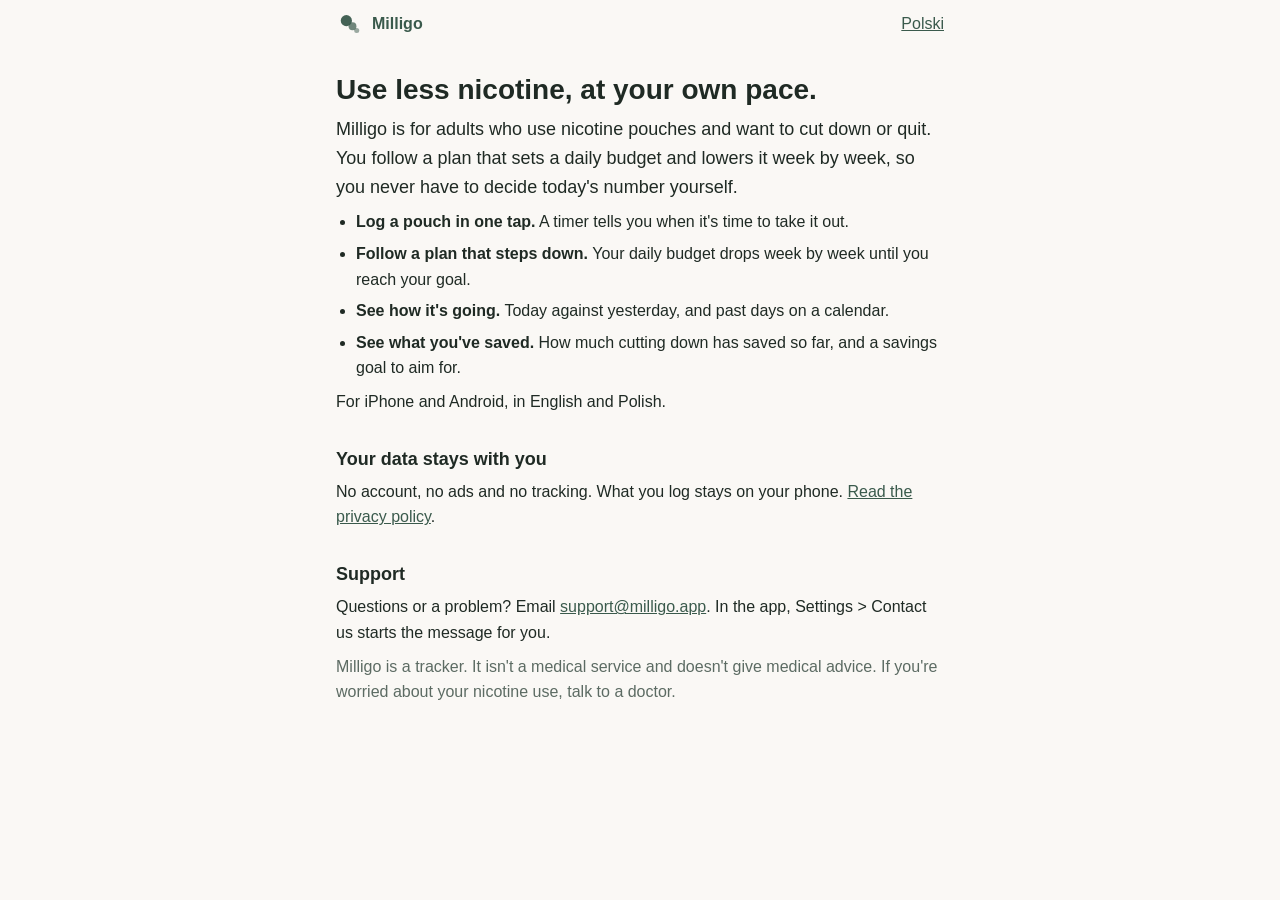
<file: index.html>
<!doctype html>
<html lang="en">
<head>
  <meta charset="utf-8">
  <meta name="viewport" content="width=device-width, initial-scale=1">
  <meta http-equiv="Content-Security-Policy" content="default-src 'none'; style-src 'self'; img-src data:; base-uri 'none'; form-action 'none'">
  <title>Milligo</title>
  <meta name="description" content="Use less nicotine, at your own pace. Milligo is a private step-down tracker for nicotine pouches.">
  <link rel="alternate" hreflang="en" href="https://milligo.app/">
  <link rel="alternate" hreflang="pl" href="https://milligo.app/pl/">
  <link rel="icon" href="data:image/svg+xml,%3Csvg xmlns='http://www.w3.org/2000/svg' viewBox='0 0 100 100'%3E%3Ccircle cx='37' cy='38' r='20' fill='%233A5A4C' fill-opacity='.95'/%3E%3Ccircle cx='59' cy='58' r='14' fill='%233A5A4C' fill-opacity='.72'/%3E%3Ccircle cx='74' cy='73' r='9' fill='%233A5A4C' fill-opacity='.5'/%3E%3C/svg%3E">
  <link rel="stylesheet" href="style.css">
</head>
<body>
  <header>
    <a class="brand" href="./">
      <svg viewBox="0 0 100 100" aria-hidden="true"><circle cx="37" cy="38" r="20" fill="currentColor" fill-opacity=".95"/><circle cx="59" cy="58" r="14" fill="currentColor" fill-opacity=".72"/><circle cx="74" cy="73" r="9" fill="currentColor" fill-opacity=".5"/></svg>
      Milligo
    </a>
    <a class="lang" href="pl/" hreflang="pl" lang="pl">Polski</a>
  </header>

  <main>
    <article>
      <h1>Use less nicotine, at your own pace.</h1>
      <p class="lead">Milligo is for adults who use nicotine pouches and want to cut down or quit. You follow a plan that sets a daily budget and lowers it week by week, so you never have to decide today's number yourself.</p>
      <ul>
        <li><strong>Log a pouch in one tap.</strong> A timer tells you when it's time to take it out.</li>
        <li><strong>Follow a plan that steps down.</strong> Your daily budget drops week by week until you reach your goal.</li>
        <li><strong>See how it's going.</strong> Today against yesterday, and past days on a calendar.</li>
        <li><strong>See what you've saved.</strong> How much cutting down has saved so far, and a savings goal to aim for.</li>
      </ul>
      <p>For iPhone and Android, in English and Polish.</p>

      <h2>Your data stays with you</h2>
      <p>No account, no ads and no tracking. What you log stays on your phone. <a href="privacy/">Read the privacy policy</a>.</p>

      <h2>Support</h2>
      <p>Questions or a problem? Email <a href="mailto:support@milligo.app">support@milligo.app</a>. In the app, Settings &gt; Contact us starts the message for you.</p>

      <p class="note">Milligo is a tracker. It isn't a medical service and doesn't give medical advice. If you're worried about your nicotine use, talk to a doctor.</p>
    </article>
  </main>
</body>
</html>
</file>
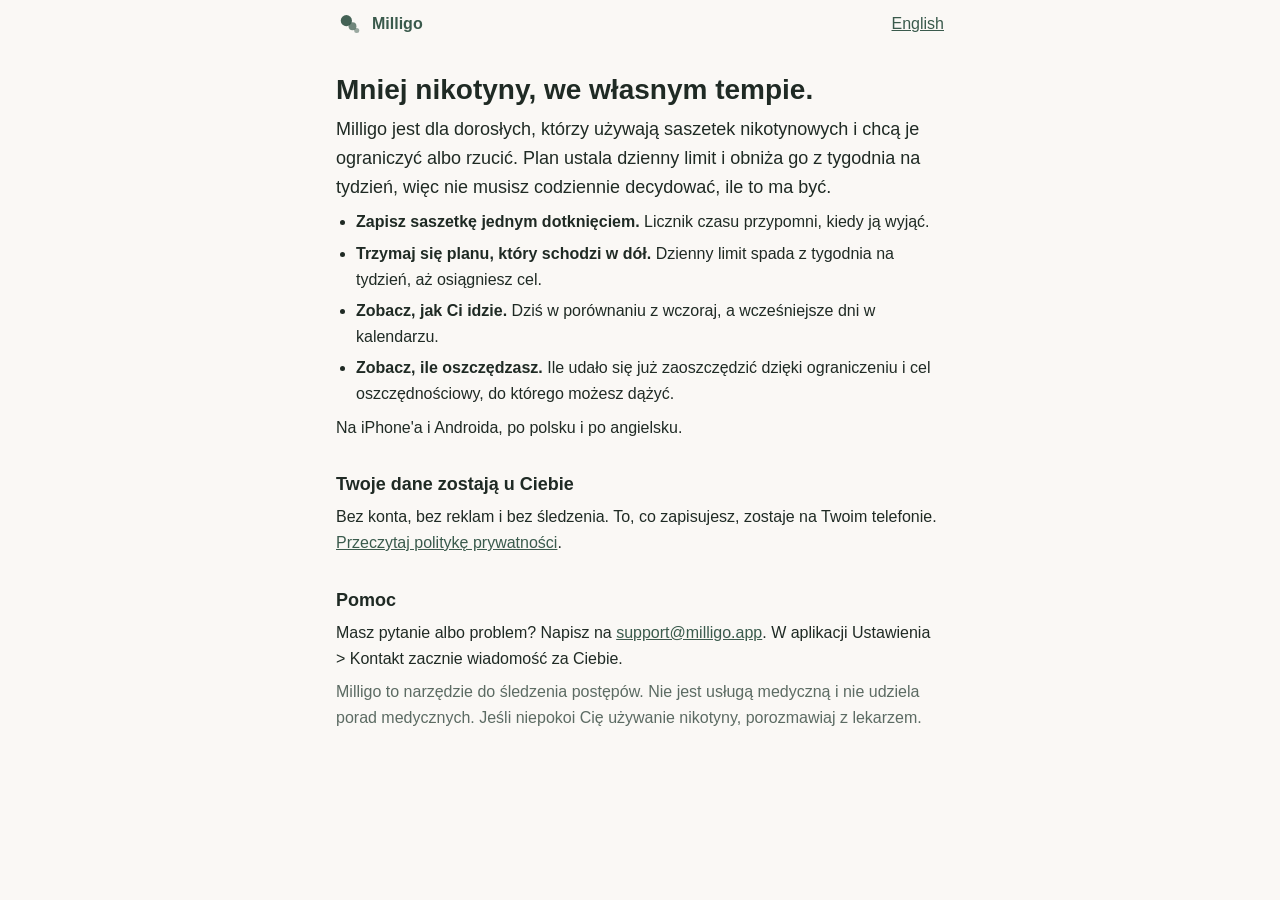
<file: pl/index.html>
<!doctype html>
<html lang="pl">
<head>
  <meta charset="utf-8">
  <meta name="viewport" content="width=device-width, initial-scale=1">
  <meta http-equiv="Content-Security-Policy" content="default-src 'none'; style-src 'self'; img-src data:; base-uri 'none'; form-action 'none'">
  <title>Milligo</title>
  <meta name="description" content="Mniej nikotyny, we własnym tempie. Milligo jest dla dorosłych, którzy używają saszetek nikotynowych i chcą je ograniczyć albo rzucić.">
  <link rel="alternate" hreflang="en" href="https://milligo.app/">
  <link rel="alternate" hreflang="pl" href="https://milligo.app/pl/">
  <link rel="icon" href="data:image/svg+xml,%3Csvg xmlns='http://www.w3.org/2000/svg' viewBox='0 0 100 100'%3E%3Ccircle cx='37' cy='38' r='20' fill='%233A5A4C' fill-opacity='.95'/%3E%3Ccircle cx='59' cy='58' r='14' fill='%233A5A4C' fill-opacity='.72'/%3E%3Ccircle cx='74' cy='73' r='9' fill='%233A5A4C' fill-opacity='.5'/%3E%3C/svg%3E">
  <link rel="stylesheet" href="../style.css">
</head>
<body>
  <header>
    <a class="brand" href="./">
      <svg viewBox="0 0 100 100" aria-hidden="true"><circle cx="37" cy="38" r="20" fill="currentColor" fill-opacity=".95"/><circle cx="59" cy="58" r="14" fill="currentColor" fill-opacity=".72"/><circle cx="74" cy="73" r="9" fill="currentColor" fill-opacity=".5"/></svg>
      Milligo
    </a>
    <a class="lang" href="../" hreflang="en" lang="en">English</a>
  </header>

  <main>
    <article>
      <h1>Mniej nikotyny, we własnym tempie.</h1>
      <p class="lead">Milligo jest dla dorosłych, którzy używają saszetek nikotynowych i chcą je ograniczyć albo rzucić. Plan ustala dzienny limit i obniża go z tygodnia na tydzień, więc nie musisz codziennie decydować, ile to ma być.</p>
      <ul>
        <li><strong>Zapisz saszetkę jednym dotknięciem.</strong> Licznik czasu przypomni, kiedy ją wyjąć.</li>
        <li><strong>Trzymaj się planu, który schodzi w dół.</strong> Dzienny limit spada z tygodnia na tydzień, aż osiągniesz cel.</li>
        <li><strong>Zobacz, jak Ci idzie.</strong> Dziś w porównaniu z wczoraj, a wcześniejsze dni w kalendarzu.</li>
        <li><strong>Zobacz, ile oszczędzasz.</strong> Ile udało się już zaoszczędzić dzięki ograniczeniu i cel oszczędnościowy, do którego możesz dążyć.</li>
      </ul>
      <p>Na iPhone'a i Androida, po polsku i po angielsku.</p>

      <h2>Twoje dane zostają u Ciebie</h2>
      <p>Bez konta, bez reklam i bez śledzenia. To, co zapisujesz, zostaje na Twoim telefonie. <a href="privacy/">Przeczytaj politykę prywatności</a>.</p>

      <h2>Pomoc</h2>
      <p>Masz pytanie albo problem? Napisz na <a href="mailto:support@milligo.app">support@milligo.app</a>. W aplikacji Ustawienia &gt; Kontakt zacznie wiadomość za Ciebie.</p>

      <p class="note">Milligo to narzędzie do śledzenia postępów. Nie jest usługą medyczną i nie udziela porad medycznych. Jeśli niepokoi Cię używanie nikotyny, porozmawiaj z lekarzem.</p>
    </article>
  </main>
</body>
</html>
</file>
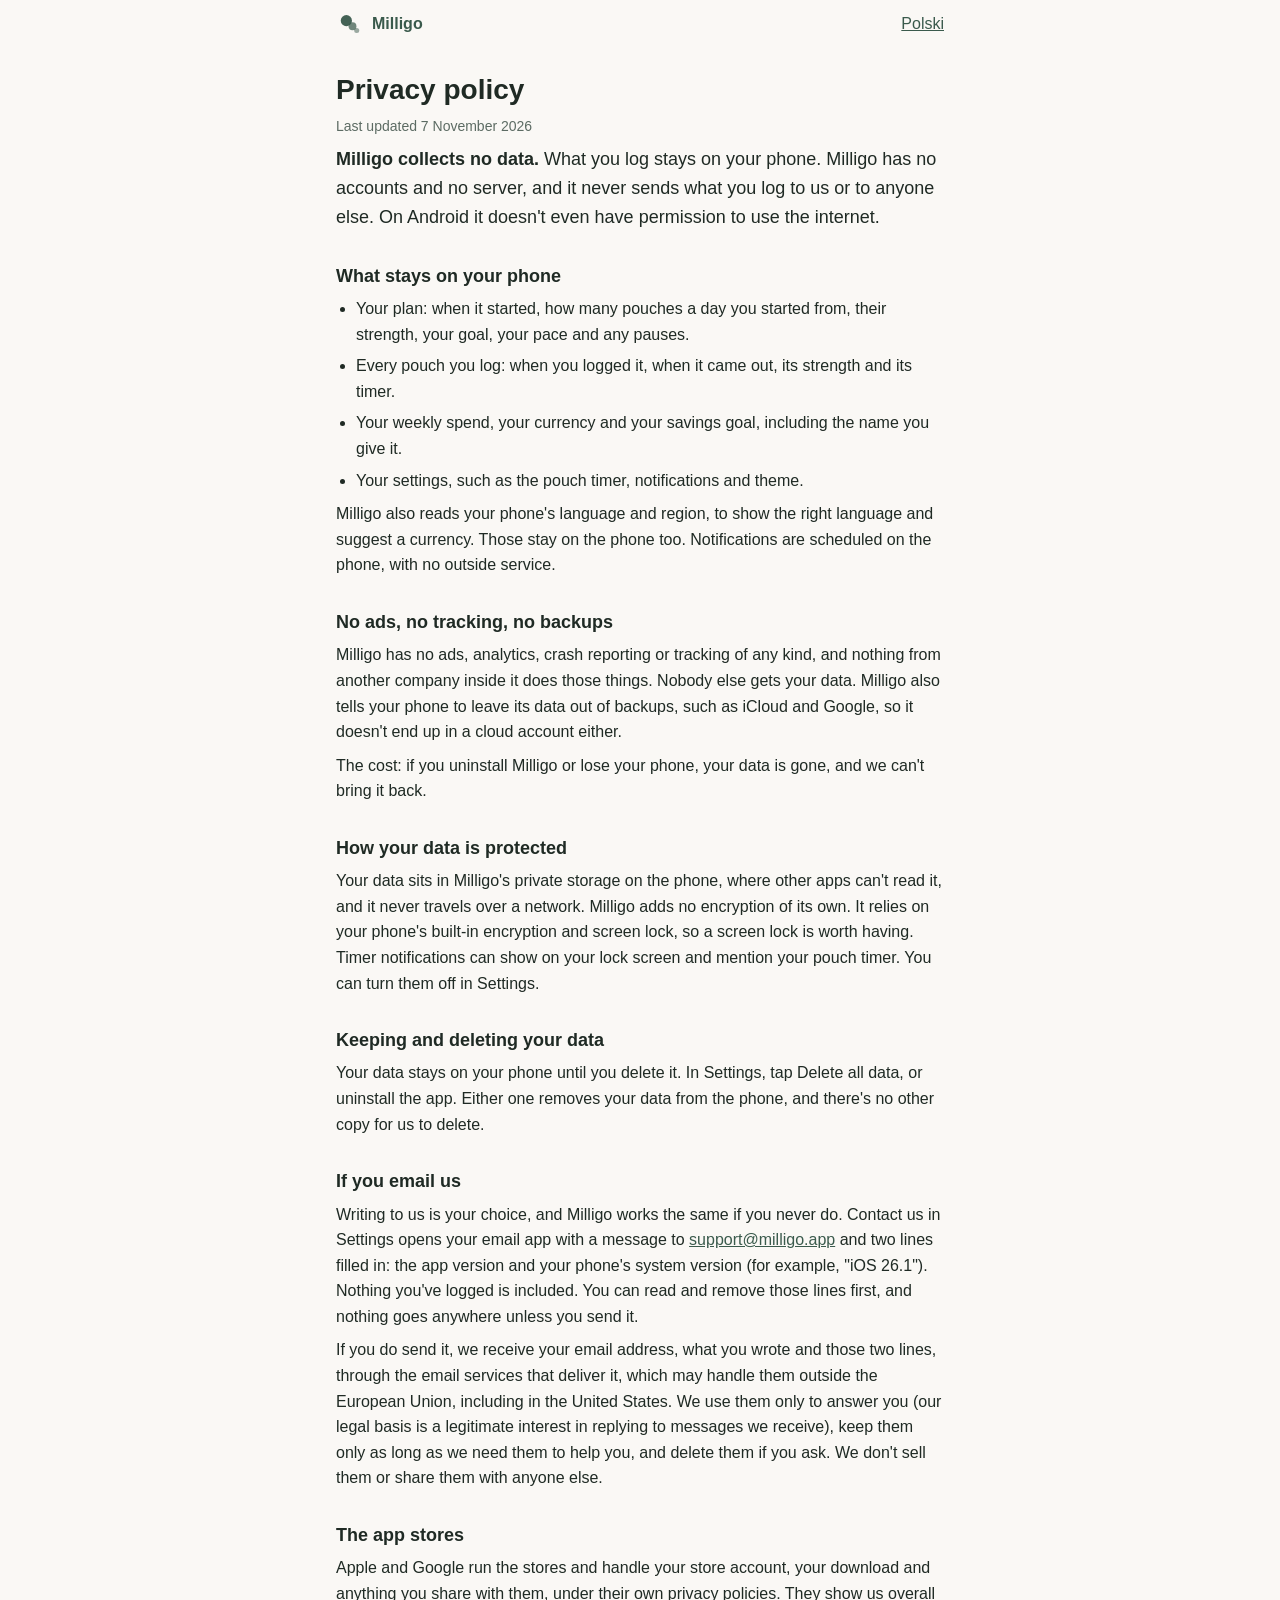
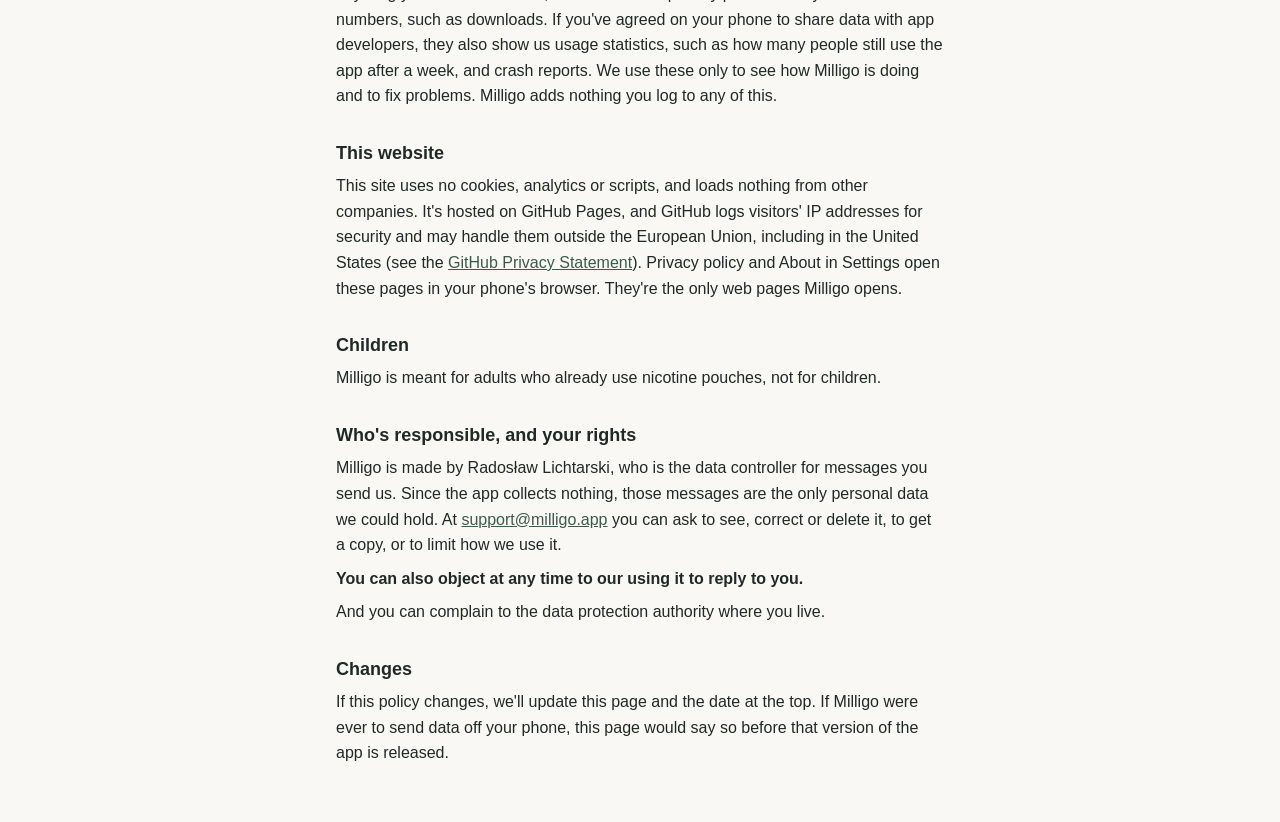
<file: privacy/index.html>
<!doctype html>
<html lang="en">
<head>
  <meta charset="utf-8">
  <meta name="viewport" content="width=device-width, initial-scale=1">
  <meta http-equiv="Content-Security-Policy" content="default-src 'none'; style-src 'self'; img-src data:; base-uri 'none'; form-action 'none'">
  <title>Privacy policy · Milligo</title>
  <meta name="description" content="Milligo collects no data. What you log stays on your phone.">
  <link rel="alternate" hreflang="en" href="https://milligo.app/privacy/">
  <link rel="alternate" hreflang="pl" href="https://milligo.app/pl/privacy/">
  <link rel="icon" href="data:image/svg+xml,%3Csvg xmlns='http://www.w3.org/2000/svg' viewBox='0 0 100 100'%3E%3Ccircle cx='37' cy='38' r='20' fill='%233A5A4C' fill-opacity='.95'/%3E%3Ccircle cx='59' cy='58' r='14' fill='%233A5A4C' fill-opacity='.72'/%3E%3Ccircle cx='74' cy='73' r='9' fill='%233A5A4C' fill-opacity='.5'/%3E%3C/svg%3E">
  <link rel="stylesheet" href="../style.css">
</head>
<body>
  <header>
    <a class="brand" href="../">
      <svg viewBox="0 0 100 100" aria-hidden="true"><circle cx="37" cy="38" r="20" fill="currentColor" fill-opacity=".95"/><circle cx="59" cy="58" r="14" fill="currentColor" fill-opacity=".72"/><circle cx="74" cy="73" r="9" fill="currentColor" fill-opacity=".5"/></svg>
      Milligo
    </a>
    <a class="lang" href="../pl/privacy/" hreflang="pl" lang="pl">Polski</a>
  </header>

  <main>
    <article>
      <h1>Privacy policy</h1>
      <p class="meta">Last updated 7 November 2026</p>
      <p class="lead"><strong>Milligo collects no data.</strong> What you log stays on your phone. Milligo has no accounts and no server, and it never sends what you log to us or to anyone else. On Android it doesn't even have permission to use the internet.</p>

      <h2>What stays on your phone</h2>
      <ul>
        <li>Your plan: when it started, how many pouches a day you started from, their strength, your goal, your pace and any pauses.</li>
        <li>Every pouch you log: when you logged it, when it came out, its strength and its timer.</li>
        <li>Your weekly spend, your currency and your savings goal, including the name you give it.</li>
        <li>Your settings, such as the pouch timer, notifications and theme.</li>
      </ul>
      <p>Milligo also reads your phone's language and region, to show the right language and suggest a currency. Those stay on the phone too. Notifications are scheduled on the phone, with no outside service.</p>

      <h2>No ads, no tracking, no backups</h2>
      <p>Milligo has no ads, analytics, crash reporting or tracking of any kind, and nothing from another company inside it does those things. Nobody else gets your data. Milligo also tells your phone to leave its data out of backups, such as iCloud and Google, so it doesn't end up in a cloud account either.</p>
      <p>The cost: if you uninstall Milligo or lose your phone, your data is gone, and we can't bring it back.</p>

      <h2>How your data is protected</h2>
      <p>Your data sits in Milligo's private storage on the phone, where other apps can't read it, and it never travels over a network. Milligo adds no encryption of its own. It relies on your phone's built-in encryption and screen lock, so a screen lock is worth having. Timer notifications can show on your lock screen and mention your pouch timer. You can turn them off in Settings.</p>

      <h2>Keeping and deleting your data</h2>
      <p>Your data stays on your phone until you delete it. In Settings, tap Delete all data, or uninstall the app. Either one removes your data from the phone, and there's no other copy for us to delete.</p>

      <h2>If you email us</h2>
      <p>Writing to us is your choice, and Milligo works the same if you never do. Contact us in Settings opens your email app with a message to <a href="mailto:support@milligo.app">support@milligo.app</a> and two lines filled in: the app version and your phone's system version (for example, "iOS 26.1"). Nothing you've logged is included. You can read and remove those lines first, and nothing goes anywhere unless you send it.</p>
      <p>If you do send it, we receive your email address, what you wrote and those two lines, through the email services that deliver it, which may handle them outside the European Union, including in the United States. We use them only to answer you (our legal basis is a legitimate interest in replying to messages we receive), keep them only as long as we need them to help you, and delete them if you ask. We don't sell them or share them with anyone else.</p>

      <h2>The app stores</h2>
      <p>Apple and Google run the stores and handle your store account, your download and anything you share with them, under their own privacy policies. They show us overall numbers, such as downloads. If you've agreed on your phone to share data with app developers, they also show us usage statistics, such as how many people still use the app after a week, and crash reports. We use these only to see how Milligo is doing and to fix problems. Milligo adds nothing you log to any of this.</p>

      <h2>This website</h2>
      <p>This site uses no cookies, analytics or scripts, and loads nothing from other companies. It's hosted on GitHub Pages, and GitHub logs visitors' IP addresses for security and may handle them outside the European Union, including in the United States (see the <a href="https://docs.github.com/en/site-policy/privacy-policies/github-general-privacy-statement">GitHub Privacy Statement</a>). Privacy policy and About in Settings open these pages in your phone's browser. They're the only web pages Milligo opens.</p>

      <h2>Children</h2>
      <p>Milligo is meant for adults who already use nicotine pouches, not for children.</p>

      <h2>Who's responsible, and your rights</h2>
      <p>Milligo is made by Radosław Lichtarski, who is the data controller for messages you send us. Since the app collects nothing, those messages are the only personal data we could hold. At <a href="mailto:support@milligo.app">support@milligo.app</a> you can ask to see, correct or delete it, to get a copy, or to limit how we use it.</p>
      <p><strong>You can also object at any time to our using it to reply to you.</strong></p>
      <p>And you can complain to the data protection authority where you live.</p>

      <h2>Changes</h2>
      <p>If this policy changes, we'll update this page and the date at the top. If Milligo were ever to send data off your phone, this page would say so before that version of the app is released.</p>
    </article>
  </main>
</body>
</html>
</file>
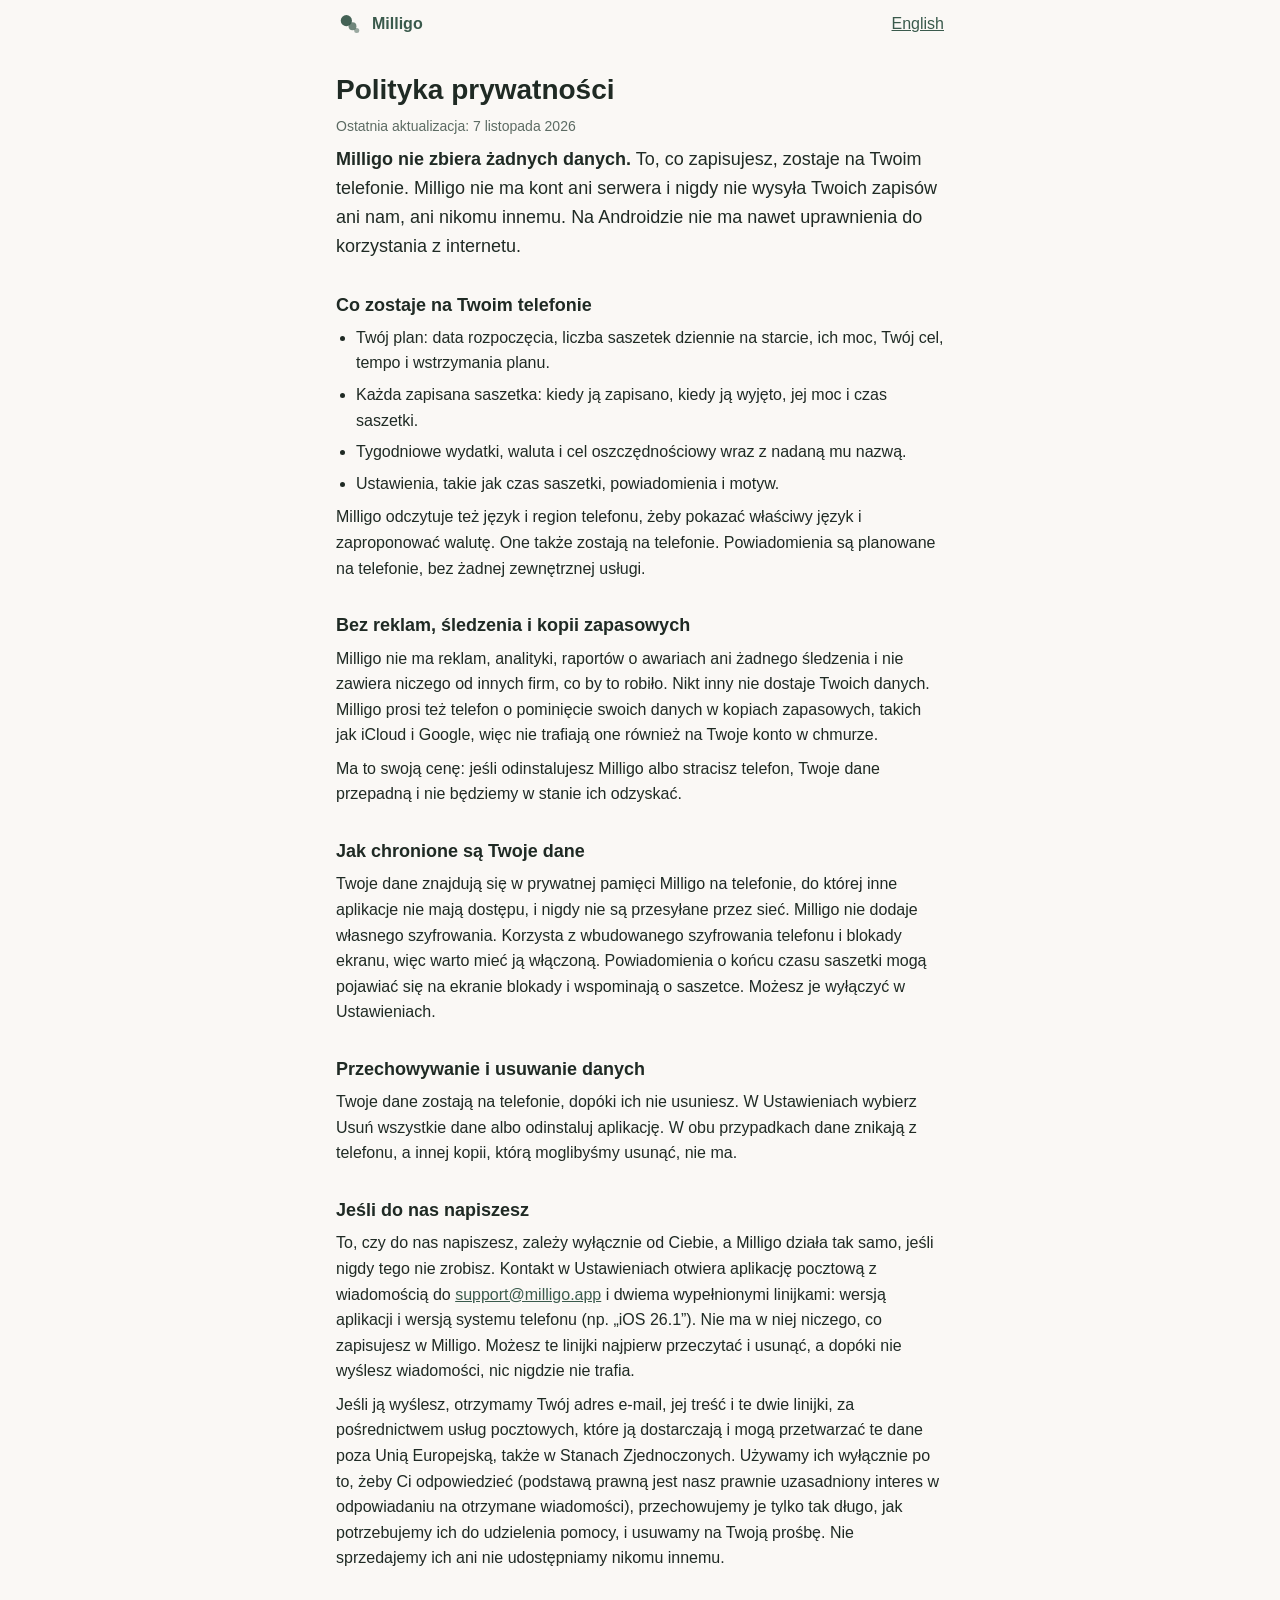
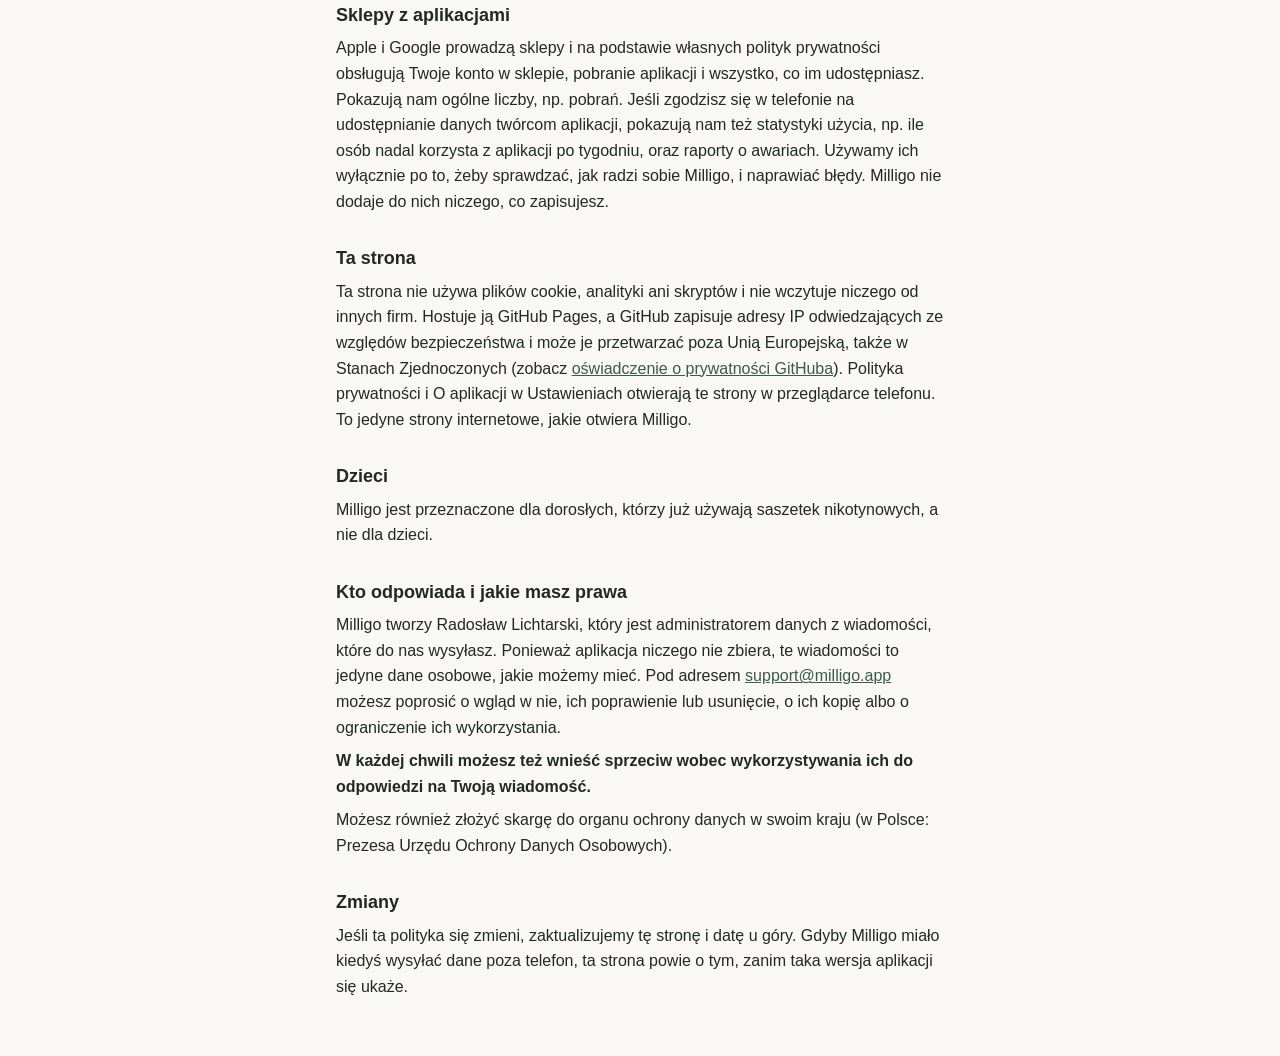
<file: pl/privacy/index.html>
<!doctype html>
<html lang="pl">
<head>
  <meta charset="utf-8">
  <meta name="viewport" content="width=device-width, initial-scale=1">
  <meta http-equiv="Content-Security-Policy" content="default-src 'none'; style-src 'self'; img-src data:; base-uri 'none'; form-action 'none'">
  <title>Polityka prywatności · Milligo</title>
  <meta name="description" content="Milligo nie zbiera żadnych danych. To, co zapisujesz, zostaje na Twoim telefonie.">
  <link rel="alternate" hreflang="en" href="https://milligo.app/privacy/">
  <link rel="alternate" hreflang="pl" href="https://milligo.app/pl/privacy/">
  <link rel="icon" href="data:image/svg+xml,%3Csvg xmlns='http://www.w3.org/2000/svg' viewBox='0 0 100 100'%3E%3Ccircle cx='37' cy='38' r='20' fill='%233A5A4C' fill-opacity='.95'/%3E%3Ccircle cx='59' cy='58' r='14' fill='%233A5A4C' fill-opacity='.72'/%3E%3Ccircle cx='74' cy='73' r='9' fill='%233A5A4C' fill-opacity='.5'/%3E%3C/svg%3E">
  <link rel="stylesheet" href="../../style.css">
</head>
<body>
  <header>
    <a class="brand" href="../">
      <svg viewBox="0 0 100 100" aria-hidden="true"><circle cx="37" cy="38" r="20" fill="currentColor" fill-opacity=".95"/><circle cx="59" cy="58" r="14" fill="currentColor" fill-opacity=".72"/><circle cx="74" cy="73" r="9" fill="currentColor" fill-opacity=".5"/></svg>
      Milligo
    </a>
    <a class="lang" href="../../privacy/" hreflang="en" lang="en">English</a>
  </header>

  <main>
    <article>
      <h1>Polityka prywatności</h1>
      <p class="meta">Ostatnia aktualizacja: 7 listopada 2026</p>
      <p class="lead"><strong>Milligo nie zbiera żadnych danych.</strong> To, co zapisujesz, zostaje na Twoim telefonie. Milligo nie ma kont ani serwera i nigdy nie wysyła Twoich zapisów ani nam, ani nikomu innemu. Na Androidzie nie ma nawet uprawnienia do korzystania z internetu.</p>

      <h2>Co zostaje na Twoim telefonie</h2>
      <ul>
        <li>Twój plan: data rozpoczęcia, liczba saszetek dziennie na starcie, ich moc, Twój cel, tempo i wstrzymania planu.</li>
        <li>Każda zapisana saszetka: kiedy ją zapisano, kiedy ją wyjęto, jej moc i czas saszetki.</li>
        <li>Tygodniowe wydatki, waluta i cel oszczędnościowy wraz z nadaną mu nazwą.</li>
        <li>Ustawienia, takie jak czas saszetki, powiadomienia i motyw.</li>
      </ul>
      <p>Milligo odczytuje też język i region telefonu, żeby pokazać właściwy język i zaproponować walutę. One także zostają na telefonie. Powiadomienia są planowane na telefonie, bez żadnej zewnętrznej usługi.</p>

      <h2>Bez reklam, śledzenia i kopii zapasowych</h2>
      <p>Milligo nie ma reklam, analityki, raportów o awariach ani żadnego śledzenia i nie zawiera niczego od innych firm, co by to robiło. Nikt inny nie dostaje Twoich danych. Milligo prosi też telefon o pominięcie swoich danych w kopiach zapasowych, takich jak iCloud i Google, więc nie trafiają one również na Twoje konto w chmurze.</p>
      <p>Ma to swoją cenę: jeśli odinstalujesz Milligo albo stracisz telefon, Twoje dane przepadną i nie będziemy w stanie ich odzyskać.</p>

      <h2>Jak chronione są Twoje dane</h2>
      <p>Twoje dane znajdują się w prywatnej pamięci Milligo na telefonie, do której inne aplikacje nie mają dostępu, i nigdy nie są przesyłane przez sieć. Milligo nie dodaje własnego szyfrowania. Korzysta z wbudowanego szyfrowania telefonu i blokady ekranu, więc warto mieć ją włączoną. Powiadomienia o końcu czasu saszetki mogą pojawiać się na ekranie blokady i wspominają o saszetce. Możesz je wyłączyć w Ustawieniach.</p>

      <h2>Przechowywanie i usuwanie danych</h2>
      <p>Twoje dane zostają na telefonie, dopóki ich nie usuniesz. W Ustawieniach wybierz Usuń wszystkie dane albo odinstaluj aplikację. W obu przypadkach dane znikają z telefonu, a innej kopii, którą moglibyśmy usunąć, nie ma.</p>

      <h2>Jeśli do nas napiszesz</h2>
      <p>To, czy do nas napiszesz, zależy wyłącznie od Ciebie, a Milligo działa tak samo, jeśli nigdy tego nie zrobisz. Kontakt w Ustawieniach otwiera aplikację pocztową z wiadomością do <a href="mailto:support@milligo.app">support@milligo.app</a> i dwiema wypełnionymi linijkami: wersją aplikacji i wersją systemu telefonu (np. „iOS 26.1”). Nie ma w niej niczego, co zapisujesz w Milligo. Możesz te linijki najpierw przeczytać i usunąć, a dopóki nie wyślesz wiadomości, nic nigdzie nie trafia.</p>
      <p>Jeśli ją wyślesz, otrzymamy Twój adres e-mail, jej treść i te dwie linijki, za pośrednictwem usług pocztowych, które ją dostarczają i mogą przetwarzać te dane poza Unią Europejską, także w Stanach Zjednoczonych. Używamy ich wyłącznie po to, żeby Ci odpowiedzieć (podstawą prawną jest nasz prawnie uzasadniony interes w odpowiadaniu na otrzymane wiadomości), przechowujemy je tylko tak długo, jak potrzebujemy ich do udzielenia pomocy, i usuwamy na Twoją prośbę. Nie sprzedajemy ich ani nie udostępniamy nikomu innemu.</p>

      <h2>Sklepy z aplikacjami</h2>
      <p>Apple i Google prowadzą sklepy i na podstawie własnych polityk prywatności obsługują Twoje konto w sklepie, pobranie aplikacji i wszystko, co im udostępniasz. Pokazują nam ogólne liczby, np. pobrań. Jeśli zgodzisz się w telefonie na udostępnianie danych twórcom aplikacji, pokazują nam też statystyki użycia, np. ile osób nadal korzysta z aplikacji po tygodniu, oraz raporty o awariach. Używamy ich wyłącznie po to, żeby sprawdzać, jak radzi sobie Milligo, i naprawiać błędy. Milligo nie dodaje do nich niczego, co zapisujesz.</p>

      <h2>Ta strona</h2>
      <p>Ta strona nie używa plików cookie, analityki ani skryptów i nie wczytuje niczego od innych firm. Hostuje ją GitHub Pages, a GitHub zapisuje adresy IP odwiedzających ze względów bezpieczeństwa i może je przetwarzać poza Unią Europejską, także w Stanach Zjednoczonych (zobacz <a href="https://docs.github.com/en/site-policy/privacy-policies/github-general-privacy-statement">oświadczenie o prywatności GitHuba</a>). Polityka prywatności i O aplikacji w Ustawieniach otwierają te strony w przeglądarce telefonu. To jedyne strony internetowe, jakie otwiera Milligo.</p>

      <h2>Dzieci</h2>
      <p>Milligo jest przeznaczone dla dorosłych, którzy już używają saszetek nikotynowych, a nie dla dzieci.</p>

      <h2>Kto odpowiada i jakie masz prawa</h2>
      <p>Milligo tworzy Radosław Lichtarski, który jest administratorem danych z wiadomości, które do nas wysyłasz. Ponieważ aplikacja niczego nie zbiera, te wiadomości to jedyne dane osobowe, jakie możemy mieć. Pod adresem <a href="mailto:support@milligo.app">support@milligo.app</a> możesz poprosić o wgląd w nie, ich poprawienie lub usunięcie, o ich kopię albo o ograniczenie ich wykorzystania.</p>
      <p><strong>W każdej chwili możesz też wnieść sprzeciw wobec wykorzystywania ich do odpowiedzi na Twoją wiadomość.</strong></p>
      <p>Możesz również złożyć skargę do organu ochrony danych w swoim kraju (w Polsce: Prezesa Urzędu Ochrony Danych Osobowych).</p>

      <h2>Zmiany</h2>
      <p>Jeśli ta polityka się zmieni, zaktualizujemy tę stronę i datę u góry. Gdyby Milligo miało kiedyś wysyłać dane poza telefon, ta strona powie o tym, zanim taka wersja aplikacji się ukaże.</p>
    </article>
  </main>
</body>
</html>
</file>
<file: style.css>
:root {
  color-scheme: light dark;
  --background: #FAF8F5;
  --primary: #3A5A4C;
  --text: #1F2A24;
  --text-secondary: #5C6B63;
  --border: #D8D2C8;
}

@media (prefers-color-scheme: dark) {
  :root {
    --background: #141614;
    --primary: #8FBFA8;
    --text: #ECEFEA;
    --text-secondary: #A3ADA6;
    --border: #343936;
  }
}

* {
  box-sizing: border-box;
}

body {
  margin: 0 auto;
  max-width: 40rem;
  padding: 0 1rem 3rem;
  background: var(--background);
  color: var(--text);
  font: 1rem/1.6 -apple-system, BlinkMacSystemFont, "Segoe UI", Roboto, "Helvetica Neue", Arial, sans-serif;
  -webkit-text-size-adjust: 100%;
  overflow-wrap: break-word;
}

a {
  color: var(--primary);
}

header {
  display: flex;
  align-items: center;
  justify-content: space-between;
}

.brand {
  display: inline-flex;
  align-items: center;
  gap: 0.5rem;
  min-height: 3rem;
  font-weight: 600;
  text-decoration: none;
}

.brand svg {
  width: 1.75rem;
  height: 1.75rem;
}

.lang {
  display: inline-flex;
  align-items: center;
  min-height: 3rem;
}

article {
  padding-top: 1rem;
}

h1 {
  margin: 0.5rem 0;
  font-size: 1.75rem;
  line-height: 1.25;
}

h2 {
  margin: 2rem 0 0.5rem;
  font-size: 1.125rem;
  line-height: 1.35;
}

p,
ul {
  margin: 0.5rem 0;
}

ul {
  padding-left: 1.25rem;
}

li {
  margin: 0.375rem 0;
}

.lead {
  font-size: 1.125rem;
}

.meta,
.note {
  color: var(--text-secondary);
}

.meta {
  font-size: 0.875rem;
}
</file>
